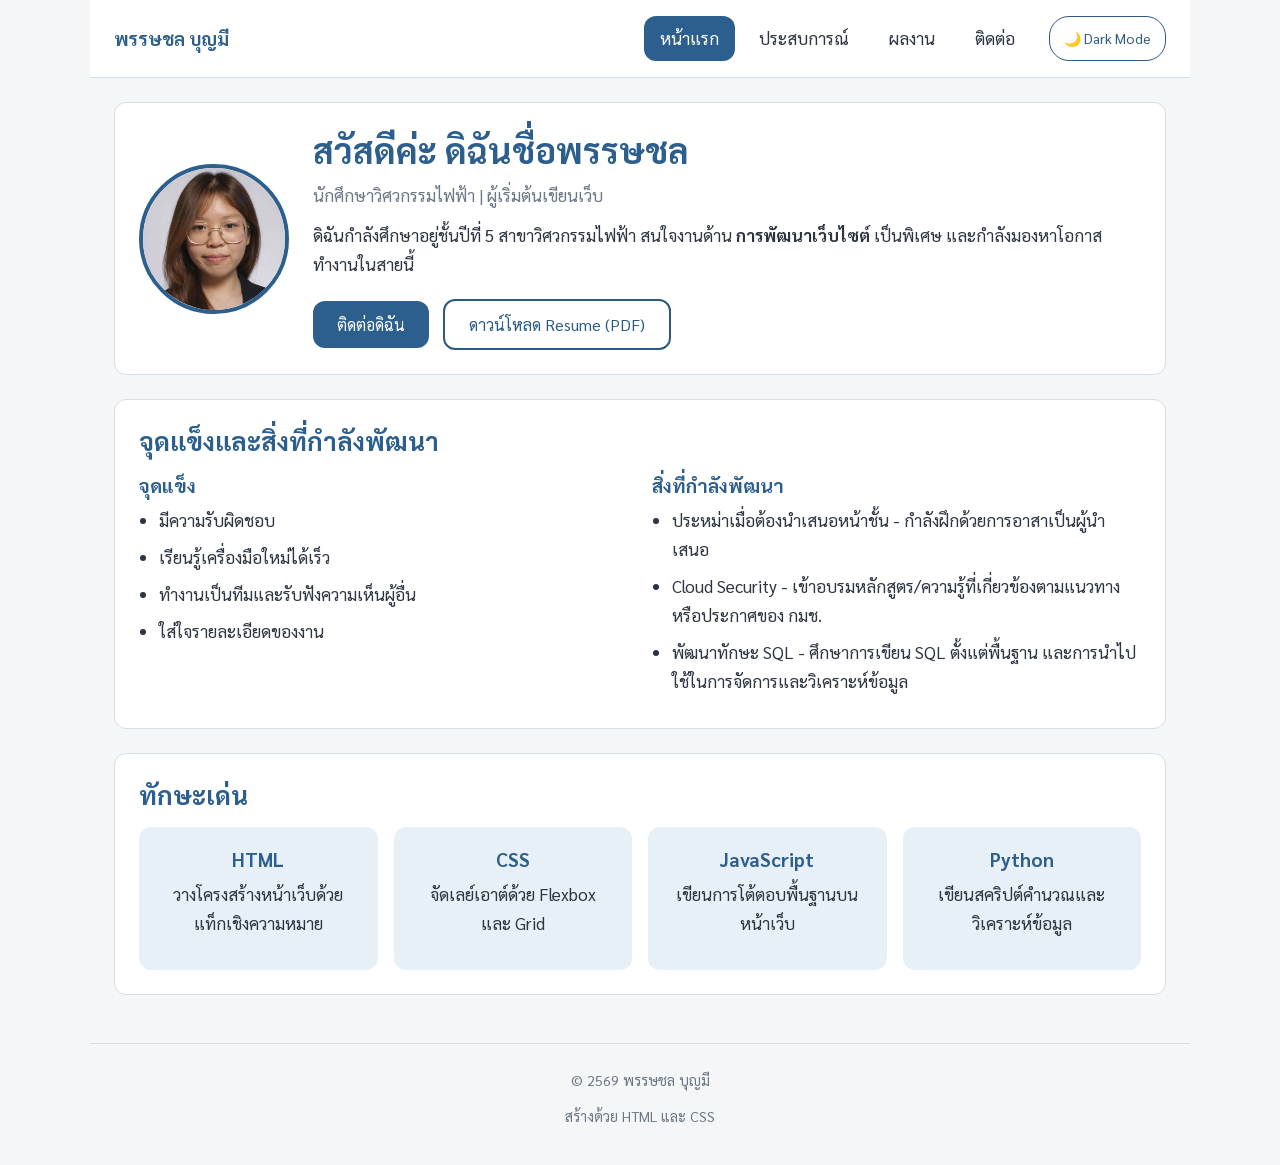
<file: index.html>
<!DOCTYPE html>
<html lang="th">
<head>
    <meta charset="UTF-8">
    <meta name="viewport" content="width=device-width, initial-scale=1.0">
    <title>หน้าแรก | Patsachon Boonmee</title>
    <link rel="preconnect" href="https://fonts.googleapis.com">
    <link href="https://fonts.googleapis.com/css2?family=Sarabun:wght@400;600;700&display=swap" rel="stylesheet">
    <link rel="stylesheet" href="style.css">
</head>
<body>
    <header class="site-header">
    <a href="index.html" class="logo">พรรษชล บุญมี</a>
    <nav class="site-nav">
        <ul>
            <li><a href="index.html" class="active">หน้าแรก</a></li>
            <li><a href="experience.html">ประสบการณ์</a></li>
            <li><a href="projects.html">ผลงาน</a></li>
            <li><a href="contact.html">ติดต่อ</a></li>
            <button id="theme-toggle" class="theme-btn">🌙 Dark Mode</button>
        </ul>
    </nav>
</header>
    <main>
        <section class="hero">
    <img src="images/profile.jpg" alt="รูปโปรไฟล์ของคุณ" class="avatar">
    <div class="hero-text">
        <h1>สวัสดีค่ะ ดิฉันชื่อพรรษชล</h1>
        <p class="tagline">นักศึกษาวิศวกรรมไฟฟ้า | ผู้เริ่มต้นเขียนเว็บ</p>
        <p>
            ดิฉันกำลังศึกษาอยู่ชั้นปีที่ 5 สาขาวิศวกรรมไฟฟ้า
            สนใจงานด้าน <strong>การพัฒนาเว็บไซต์</strong> เป็นพิเศษ
            และกำลังมองหาโอกาสทำงานในสายนี้
        </p>
        <a href="contact.html" class="btn">ติดต่อดิฉัน</a>
        <a href="resume.pdf" class="btn btn-outline" download>ดาวน์โหลด Resume (PDF)</a>
    </div>
</section>
<section class="about">
    <h2>จุดแข็งและสิ่งที่กำลังพัฒนา</h2>
    <div class="two-col">
        <div class="col">
            <h3>จุดแข็ง</h3>
            <ul>
                <li>มีความรับผิดชอบ</li>
                <li>เรียนรู้เครื่องมือใหม่ได้เร็ว</li>
                <li>ทำงานเป็นทีมและรับฟังความเห็นผู้อื่น</li>
                <li>ใส่ใจรายละเอียดของงาน</li>
            </ul>
        </div>
        <div class="col">
            <h3>สิ่งที่กำลังพัฒนา</h3>
            <ul>
                <li>ประหม่าเมื่อต้องนำเสนอหน้าชั้น - กำลังฝึกด้วยการอาสาเป็นผู้นำเสนอ</li>
                <li>Cloud Security - เข้าอบรมหลักสูตร/ความรู้ที่เกี่ยวข้องตามแนวทางหรือประกาศของ กมช.</li>
                <li>พัฒนาทักษะ SQL - ศึกษาการเขียน SQL ตั้งแต่พื้นฐาน และการนำไปใช้ในการจัดการและวิเคราะห์ข้อมูล</li>
            </ul>
        </div>
    </div>
</section>

<section class="skills">
    <h2>ทักษะเด่น</h2>
    <div class="skill-grid">
        <div class="skill-card">
            <h3>HTML</h3>
            <p>วางโครงสร้างหน้าเว็บด้วยแท็กเชิงความหมาย</p>
        </div>
        <div class="skill-card">
            <h3>CSS</h3>
            <p>จัดเลย์เอาต์ด้วย Flexbox และ Grid</p>
        </div>
        <div class="skill-card">
            <h3>JavaScript</h3>
            <p>เขียนการโต้ตอบพื้นฐานบนหน้าเว็บ</p>
        </div>
        <div class="skill-card">
            <h3>Python</h3>
            <p>เขียนสคริปต์คำนวณและวิเคราะห์ข้อมูล</p>
        </div>
    </div>
</section>
    </main>
    <footer class="site-footer">
    <p>&copy; 2569 พรรษชล บุญมี</p>
    <p>สร้างด้วย HTML และ CSS</p>
</footer>
<script>
  const toggleBtn = document.getElementById('theme-toggle');

  // เช็กค่าเดิมที่เคยเซฟไว้ในเครื่องเมื่อเปิดหน้าเว็บ
  const savedTheme = localStorage.getItem('theme');
  if (savedTheme === 'dark') {
    document.body.classList.add('dark-mode');
    if (toggleBtn) toggleBtn.textContent = '☀️ Light Mode';
  }

  // เมื่อกดปุ่ม ให้สลับโหมดและบันทึกค่าลง localStorage
  if (toggleBtn) {
    toggleBtn.addEventListener('click', () => {
      document.body.classList.toggle('dark-mode');
      
      if (document.body.classList.contains('dark-mode')) {
        localStorage.setItem('theme', 'dark');
        toggleBtn.textContent = '☀️ Light Mode';
      } else {
        localStorage.setItem('theme', 'light');
        toggleBtn.textContent = '🌙 Dark Mode';
      }
    });
  }
</script>
</body>
</html>
</file>
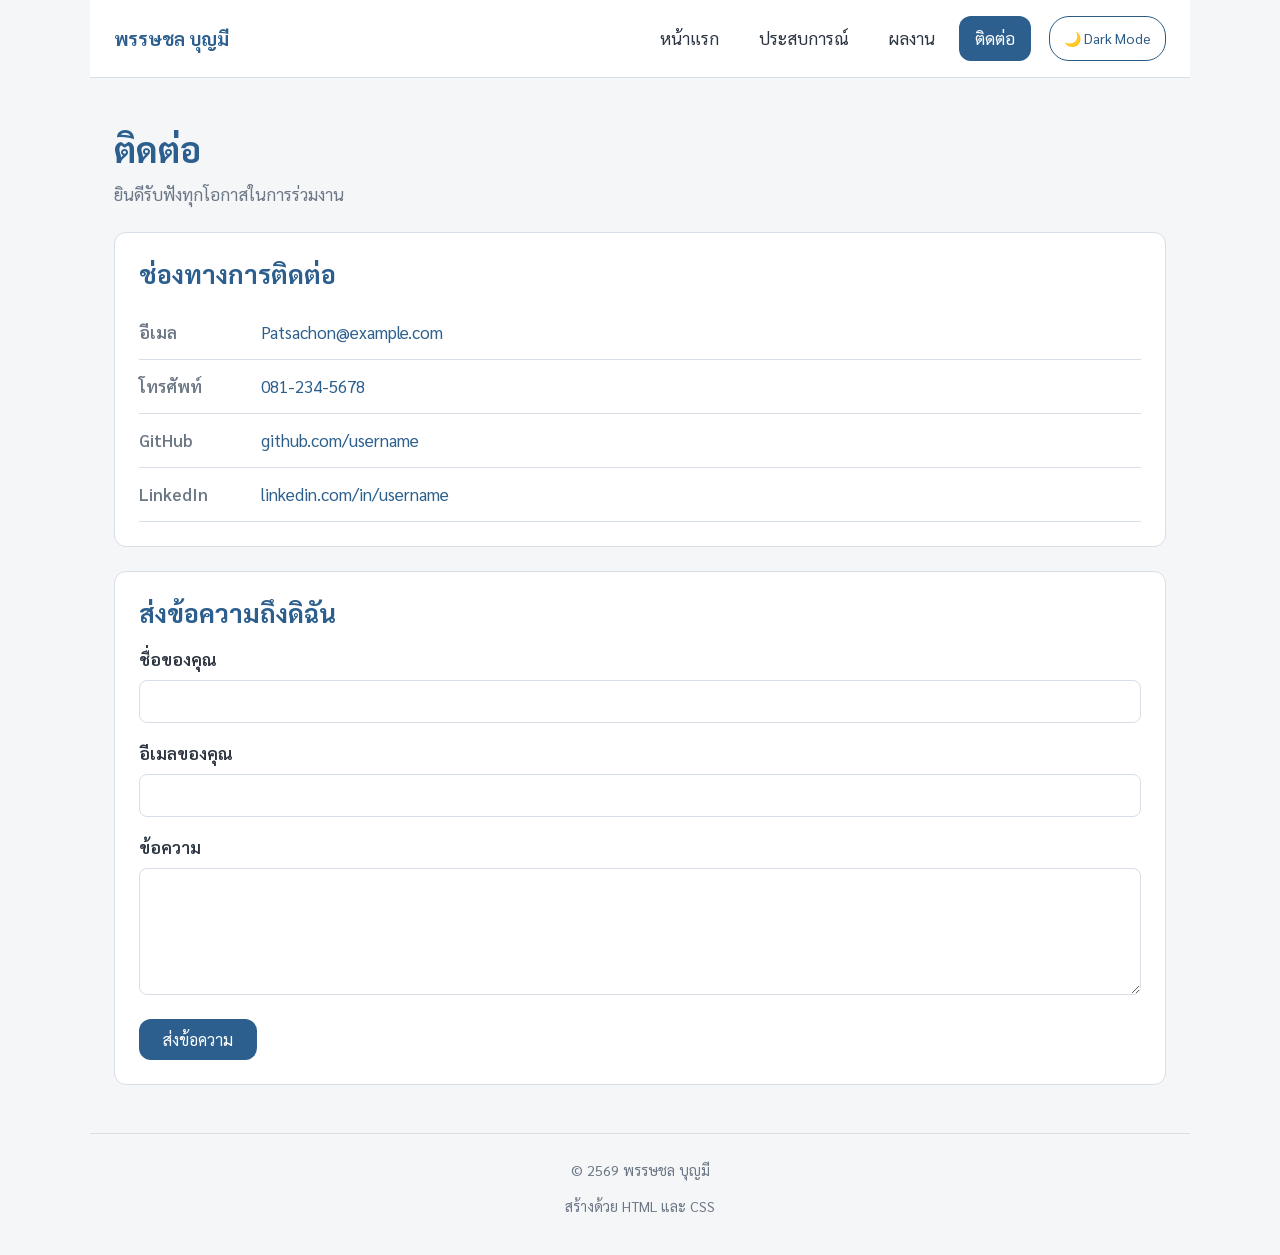
<file: contact.html>
<!DOCTYPE html>
<html lang="th">
<head>
    <meta charset="UTF-8">
    <meta name="viewport" content="width=device-width, initial-scale=1.0">
    <title>ติดต่อ | Patsachon Boonmee</title>
    <link rel="preconnect" href="https://fonts.googleapis.com">
    <link href="https://fonts.googleapis.com/css2?family=Sarabun:wght@400;600;700&display=swap" rel="stylesheet">
    <link rel="stylesheet" href="style.css">
</head>
<body>
    <header class="site-header">
    <a href="index.html" class="logo">พรรษชล บุญมี</a>
    <nav class="site-nav">
        <ul>
            <li><a href="index.html" >หน้าแรก</a></li>
            <li><a href="experience.html">ประสบการณ์</a></li>
            <li><a href="projects.html">ผลงาน</a></li>
            <li><a href="contact.html" class="active">ติดต่อ</a></li>
            <button id="theme-toggle" class="theme-btn">🌙 Dark Mode</button>
        </ul>
    </nav>
</header>
    <main>
        <section class="page-head">
    <h1>ติดต่อ</h1>
    <p class="tagline">ยินดีรับฟังทุกโอกาสในการร่วมงาน</p>
</section>

<section>
    <h2>ช่องทางการติดต่อ</h2>
    <ul class="contact-list">
        <li>
            <span class="label">อีเมล</span>
            <a href="mailto:sakrapee@example.com">Patsachon@example.com</a>
        </li>
        <li>
            <span class="label">โทรศัพท์</span>
            <a href="tel:+66812345678">081-234-5678</a>
        </li>
        <li>
            <span class="label">GitHub</span>
            <a href="https://github.com/username" target="_blank" rel="noopener">github.com/username</a>
        </li>
        <li>
            <span class="label">LinkedIn</span>
            <a href="https://linkedin.com/in/username" target="_blank" rel="noopener">linkedin.com/in/username</a>
        </li>
    </ul>
</section>

<section>
    <h2>ส่งข้อความถึงดิฉัน</h2>
    <form class="contact-form">
        <div class="field">
            <label for="name">ชื่อของคุณ</label>
            <input type="text" id="name" name="name" required>
        </div>
        <div class="field">
            <label for="email">อีเมลของคุณ</label>
            <input type="email" id="email" name="email" required>
        </div>
        <div class="field">
            <label for="message">ข้อความ</label>
            <textarea id="message" name="message" rows="5" required></textarea>
        </div>
        <button type="submit" class="btn">ส่งข้อความ</button>
    </form>
</section>
    </main>
    <footer class="site-footer">
    <p>&copy; 2569 พรรษชล บุญมี</p>
    <p>สร้างด้วย HTML และ CSS</p>
</footer>
<script>
  const toggleBtn = document.getElementById('theme-toggle');

  // เช็กค่าเดิมที่เคยเซฟไว้ในเครื่องเมื่อเปิดหน้าเว็บ
  const savedTheme = localStorage.getItem('theme');
  if (savedTheme === 'dark') {
    document.body.classList.add('dark-mode');
    if (toggleBtn) toggleBtn.textContent = '☀️ Light Mode';
  }

  // เมื่อกดปุ่ม ให้สลับโหมดและบันทึกค่าลง localStorage
  if (toggleBtn) {
    toggleBtn.addEventListener('click', () => {
      document.body.classList.toggle('dark-mode');
      
      if (document.body.classList.contains('dark-mode')) {
        localStorage.setItem('theme', 'dark');
        toggleBtn.textContent = '☀️ Light Mode';
      } else {
        localStorage.setItem('theme', 'light');
        toggleBtn.textContent = '🌙 Dark Mode';
      }
    });
  }
</script>
</body>
</html>
</file>
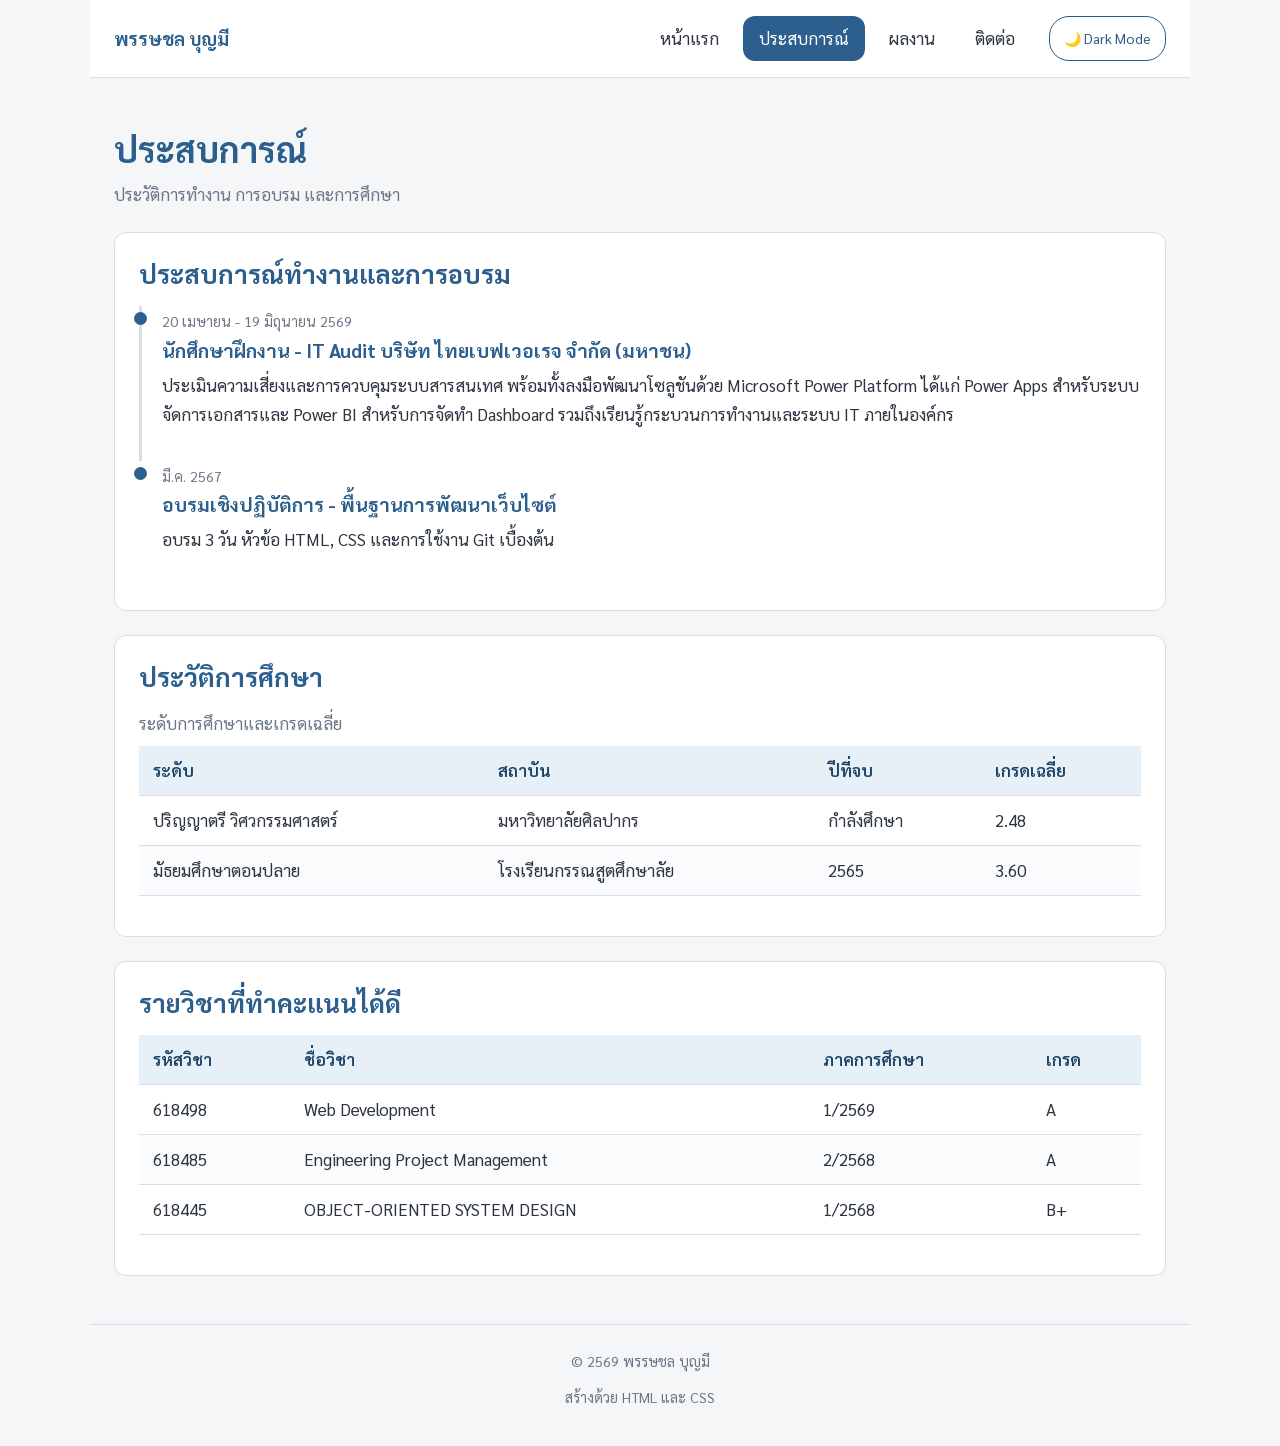
<file: experience.html>
<!DOCTYPE html>
<html lang="th">
<head>
    <meta charset="UTF-8">
    <meta name="viewport" content="width=device-width, initial-scale=1.0">
    <title>ประสบการณ์ | Patsachon Boonmee</title>
    <link rel="preconnect" href="https://fonts.googleapis.com">
    <link href="https://fonts.googleapis.com/css2?family=Sarabun:wght@400;600;700&display=swap" rel="stylesheet">
    <link rel="stylesheet" href="style.css">
</head>
<body>
    <header class="site-header">
    <a href="index.html" class="logo">พรรษชล บุญมี</a>
    <nav class="site-nav">
        <ul>
            <li><a href="index.html" >หน้าแรก</a></li>
            <li><a href="experience.html" class="active">ประสบการณ์</a></li>
            <li><a href="projects.html">ผลงาน</a></li>
            <li><a href="contact.html">ติดต่อ</a></li>
            <button id="theme-toggle" class="theme-btn">🌙 Dark Mode</button>
        </ul>
    </nav>
</header>
    <main>
        <section class="page-head">
    <h1>ประสบการณ์</h1>
    <p class="tagline">ประวัติการทำงาน การอบรม และการศึกษา</p>
</section>

<section>
    <h2>ประสบการณ์ทำงานและการอบรม</h2>
    <div class="timeline">
        <article class="timeline-item">
            <span class="period">20 เมษายน - 19 มิถุนายน 2569</span>
            <h3>นักศึกษาฝึกงาน - IT Audit บริษัท ไทยเบฟเวอเรจ จำกัด (มหาชน)</h3>
            <p>ประเมินความเสี่ยงและการควบคุมระบบสารสนเทศ พร้อมทั้งลงมือพัฒนาโซลูชันด้วย Microsoft Power Platform ได้แก่ Power Apps สำหรับระบบจัดการเอกสารและ Power BI สำหรับการจัดทำ Dashboard รวมถึงเรียนรู้กระบวนการทำงานและระบบ IT ภายในองค์กร</p>
        </article>
        <article class="timeline-item">
            <span class="period">มี.ค. 2567</span>
            <h3>อบรมเชิงปฏิบัติการ - พื้นฐานการพัฒนาเว็บไซต์</h3>
            <p>อบรม 3 วัน หัวข้อ HTML, CSS และการใช้งาน Git เบื้องต้น</p>
        </article>
    </div>
</section>

<section>
    <h2>ประวัติการศึกษา</h2>
    <table class="grade-table">
        <caption>ระดับการศึกษาและเกรดเฉลี่ย</caption>
        <thead>
            <tr>
                <th>ระดับ</th>
                <th>สถาบัน</th>
                <th>ปีที่จบ</th>
                <th>เกรดเฉลี่ย</th>
            </tr>
        </thead>
        <tbody>
            <tr>
                <td>ปริญญาตรี วิศวกรรมศาสตร์</td>
                <td>มหาวิทยาลัยศิลปากร</td>
                <td>กำลังศึกษา</td>
                <td>2.48</td>
            </tr>
            <tr>
                <td>มัธยมศึกษาตอนปลาย</td>
                <td>โรงเรียนกรรณสูตศึกษาลัย</td>
                <td>2565</td>
                <td>3.60</td>
            </tr>
        </tbody>
    </table>
</section>

<section>
    <h2>รายวิชาที่ทำคะแนนได้ดี</h2>
    <table class="grade-table">
        <thead>
            <tr>
                <th>รหัสวิชา</th>
                <th>ชื่อวิชา</th>
                <th>ภาคการศึกษา</th>
                <th>เกรด</th>
            </tr>
        </thead>
        <tbody>
            <tr><td>618498</td><td>Web Development</td><td>1/2569</td><td>A</td></tr>
            <tr><td>618485</td><td>Engineering Project Management</td><td>2/2568</td><td>A</td></tr>
            <tr><td>618445</td><td>OBJECT-ORIENTED SYSTEM DESIGN</td><td>1/2568</td><td>B+</td></tr>
        </tbody>
    </table>
</section>
    </main>
    <footer class="site-footer">
    <p>&copy; 2569 พรรษชล บุญมี</p>
    <p>สร้างด้วย HTML และ CSS</p>
</footer>
<script>
  const toggleBtn = document.getElementById('theme-toggle');

  // เช็กค่าเดิมที่เคยเซฟไว้ในเครื่องเมื่อเปิดหน้าเว็บ
  const savedTheme = localStorage.getItem('theme');
  if (savedTheme === 'dark') {
    document.body.classList.add('dark-mode');
    if (toggleBtn) toggleBtn.textContent = '☀️ Light Mode';
  }

  // เมื่อกดปุ่ม ให้สลับโหมดและบันทึกค่าลง localStorage
  if (toggleBtn) {
    toggleBtn.addEventListener('click', () => {
      document.body.classList.toggle('dark-mode');
      
      if (document.body.classList.contains('dark-mode')) {
        localStorage.setItem('theme', 'dark');
        toggleBtn.textContent = '☀️ Light Mode';
      } else {
        localStorage.setItem('theme', 'light');
        toggleBtn.textContent = '🌙 Dark Mode';
      }
    });
  }
</script>
</body>
</html>
</file>
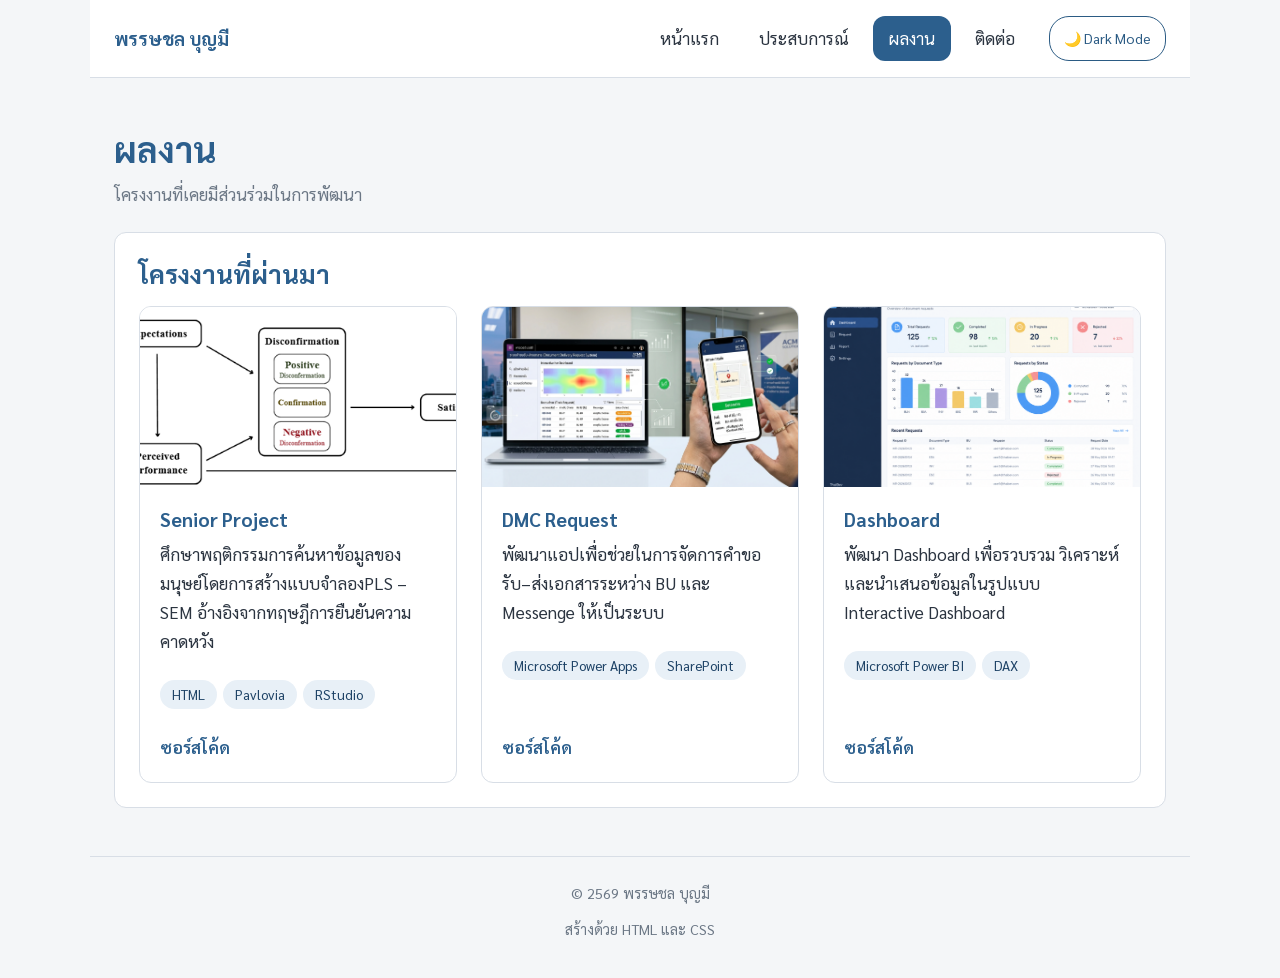
<file: projects.html>
<!DOCTYPE html>
<html lang="th">
<head>
    <meta charset="UTF-8">
    <meta name="viewport" content="width=device-width, initial-scale=1.0">
    <title>ผลงาน | Patsachon Boonmee</title>
    <link rel="preconnect" href="https://fonts.googleapis.com">
    <link href="https://fonts.googleapis.com/css2?family=Sarabun:wght@400;600;700&display=swap" rel="stylesheet">
    <link rel="stylesheet" href="style.css">
</head>
<body>
    <header class="site-header">
    <a href="index.html" class="logo">พรรษชล บุญมี</a>
    <nav class="site-nav">
        <ul>
            <li><a href="index.html" >หน้าแรก</a></li>
            <li><a href="experience.html">ประสบการณ์</a></li>
            <li><a href="projects.html" class="active">ผลงาน</a></li>
            <li><a href="contact.html">ติดต่อ</a></li>
            <button id="theme-toggle" class="theme-btn">🌙 Dark Mode</button>
        </ul>
    </nav>
</header>
    <main>
        <section class="page-head">
    <h1>ผลงาน</h1>
    <p class="tagline">โครงงานที่เคยมีส่วนร่วมในการพัฒนา</p>
</section>

<section>
    <h2>โครงงานที่ผ่านมา</h2>
    <div class="project-grid">
        <article class="project-card">
            <img src="images/disconfirmation-model.jpg" alt="แผนภูมิทฤษฎีการยืนยันความคาดหวัง">
            <div class="project-body">
                <h3>Senior Project</h3>
                <p>ศึกษาพฤติกรรมการค้นหาข้อมูลของมนุษย์โดยการสร้างแบบจำลองPLS – SEM อ้างอิงจากทฤษฎีการยืนยันความคาดหวัง</p>
                <ul class="tech-list">
                    <li>HTML</li>
                    <li>Pavlovia</li>
                    <li>RStudio</li>
                </ul>
                <div class="project-links">
                    <a href="https://github.com/username/repair-system" target="_blank" rel="noopener">ซอร์สโค้ด</a>
                </div>
            </div>
        </article>

        <article class="project-card">
            <img src="images/powerapp.jpg" alt="ภาพหน้าpowerapp">
            <div class="project-body">
                <h3>DMC Request</h3>
                <p>พัฒนาแอปเพื่อช่วยในการจัดการคำขอรับ–ส่งเอกสารระหว่าง BU และ Messenge ให้เป็นระบบ</p>
                <ul class="tech-list">
                    <li>Microsoft Power Apps</li>
                    <li>SharePoint</li>
                </ul>
                <div class="project-links">
                    <a href="https://github.com/username/ee-calculator" target="_blank" rel="noopener">ซอร์สโค้ด</a>
                </div>
            </div>
        </article>

        <article class="project-card">
            <img src="images/Dashboard.jpg" alt="ภาพหน้าDashboard">
            <div class="project-body">
                <h3>Dashboard</h3>
                <p>พัฒนา Dashboard เพื่อรวบรวม วิเคราะห์ และนำเสนอข้อมูลในรูปแบบ Interactive Dashboard</p>
                <ul class="tech-list">
                    <li>Microsoft Power BI</li>
                    <li>DAX</li>
                </ul>
                <div class="project-links">
                    <a href="https://github.com/username/sensor-analysis" target="_blank" rel="noopener">ซอร์สโค้ด</a>
                </div>
            </div>
        </article>
    </div>
</section>
    </main>
    <footer class="site-footer">
    <p>&copy; 2569 พรรษชล บุญมี</p>
    <p>สร้างด้วย HTML และ CSS</p>
</footer>
<script>
  const toggleBtn = document.getElementById('theme-toggle');

  // เช็กค่าเดิมที่เคยเซฟไว้ในเครื่องเมื่อเปิดหน้าเว็บ
  const savedTheme = localStorage.getItem('theme');
  if (savedTheme === 'dark') {
    document.body.classList.add('dark-mode');
    if (toggleBtn) toggleBtn.textContent = '☀️ Light Mode';
  }

  // เมื่อกดปุ่ม ให้สลับโหมดและบันทึกค่าลง localStorage
  if (toggleBtn) {
    toggleBtn.addEventListener('click', () => {
      document.body.classList.toggle('dark-mode');
      
      if (document.body.classList.contains('dark-mode')) {
        localStorage.setItem('theme', 'dark');
        toggleBtn.textContent = '☀️ Light Mode';
      } else {
        localStorage.setItem('theme', 'light');
        toggleBtn.textContent = '🌙 Dark Mode';
      }
    });
  }
</script>
</body>
</html>
</file>
<file: style.css>
/* 1. รีเซ็ตค่าเริ่มต้นของเบราว์เซอร์ */
* {
    margin: 0;
    padding: 0;
    box-sizing: border-box;
}

/* 2. ตัวแปรสีและระยะห่างของทั้งเว็บ */
:root {
    --brand: #2c5f8d;
    --brand-dark: #1d4266;
    --brand-light: #e8f0f7;
    --text: #2b3440;
    --text-muted: #6b7785;
    --bg: #f4f6f8;
    --surface: #ffffff;
    --border: #d8dee6;
    --gap: 24px;
    --radius: 12px;
    --max-width: 1100px;
}

/* 3. ตัวอักษรและพื้นหลังของทั้งเว็บ */
body {
    font-family: "Sarabun", "Segoe UI", Tahoma, sans-serif;
    font-size: 17px;
    line-height: 1.7;
    color: var(--text);
    background-color: var(--bg);
}

h1, h2, h3 {
    line-height: 1.3;
    color: var(--brand);
}

h1 { font-size: 2.2rem; margin-bottom: 8px; }
h2 { font-size: 1.6rem; margin-bottom: 16px; }
h3 { font-size: 1.2rem; margin-bottom: 8px; }
p { margin-bottom: 12px; }

a {
    color: var(--brand);
    text-decoration: none;
}

a:hover {
    text-decoration: underline;
}

.tagline {
    color: var(--text-muted);
    font-size: 1.05rem;
}
/* 4. แถบเมนูด้านบน */
.site-header {
    display: flex;
    justify-content: space-between;
    align-items: center;
    flex-wrap: wrap;
    gap: 16px;
    max-width: var(--max-width);
    margin: 0 auto;
    padding: 16px 24px;
    background-color: var(--surface);
    border-bottom: 1px solid var(--border);
}

.logo {
    font-size: 1.15rem;
    font-weight: 700;
    color: var(--brand);
}

.site-nav ul {
    display: flex;
    list-style: none;
    gap: 8px;
    flex-wrap: wrap;
}

.site-nav a {
    display: block;
    padding: 8px 16px;
    border-radius: var(--radius);
    color: var(--text);
    transition: background-color 0.2s, color 0.2s;
}

.site-nav a:hover {
    background-color: var(--brand-light);
    text-decoration: none;
}

.site-nav a.active {
    background-color: var(--brand);
    color: #ffffff;
}
/* 5. โครงหลักของเนื้อหา */
main {
    max-width: var(--max-width);
    margin: 0 auto;
    padding: var(--gap) 24px;
}

section {
    background-color: var(--surface);
    border: 1px solid var(--border);
    border-radius: var(--radius);
    padding: var(--gap);
    margin-bottom: var(--gap);
}

.page-head {
    background-color: transparent;
    border: none;
    padding-left: 0;
    padding-bottom: 0;
}

/* 6. ปุ่ม */
.btn {
    display: inline-block;
    padding: 10px 24px;
    margin-top: 8px;
    background-color: var(--brand);
    color: #ffffff;
    border: none;
    border-radius: var(--radius);
    font-size: 1rem;
    font-family: inherit;
    cursor: pointer;
    transition: background-color 0.2s;
}

.btn:hover {
    background-color: var(--brand-dark);
    text-decoration: none;
}

/* 7. ท้ายเว็บ */
.site-footer {
    max-width: var(--max-width);
    margin: 0 auto;
    padding: var(--gap) 24px;
    text-align: center;
    color: var(--text-muted);
    font-size: 0.9rem;
    border-top: 1px solid var(--border);
}

/* 8. ส่วนแนะนำตัวหน้าแรก */
.hero {
    display: flex;
    align-items: center;
    gap: var(--gap);
    flex-wrap: wrap;
}

.avatar {
    width: 150px;
    height: 150px;
    object-fit: cover;
    object-position: center 20%;
    border-radius: 50%;
    border: 4px solid var(--brand);
}

.hero-text {
    flex: 1;
    min-width: 260px;
}

/* 9. สองคอลัมน์: จุดแข็ง / สิ่งที่กำลังพัฒนา */
.two-col {
    display: flex;
    gap: var(--gap);
    flex-wrap: wrap;
}

.two-col .col {
    flex: 1;
    min-width: 280px;
}

.two-col ul {
    padding-left: 20px;
}

.two-col li {
    margin-bottom: 8px;
}

/* 10. ตารางการ์ดทักษะ */
.skill-grid {
    display: grid;
    grid-template-columns: repeat(auto-fit, minmax(200px, 1fr));
    gap: 16px;
}

.skill-card {
    padding: 20px;
    background-color: var(--brand-light);
    border-radius: var(--radius);
    text-align: center;
    transition: transform 0.2s;
}

.skill-card:hover {
    transform: translateY(-4px);
}

/* 11. ตารางการ์ดผลงาน */
.project-grid {
    display: grid;
    grid-template-columns: repeat(auto-fit, minmax(280px, 1fr));
    gap: var(--gap);
}

.project-card {
    display: flex;
    flex-direction: column;
    overflow: hidden;
    background-color: var(--surface);
    border: 1px solid var(--border);
    border-radius: var(--radius);
    transition: box-shadow 0.2s;
}

.project-card:hover {
    box-shadow: 0 6px 20px rgba(0, 0, 0, 0.1);
}

.project-card img {
    width: 100%;
    height: 180px;
    object-fit: cover;
}

.project-body {
    padding: 20px;
    display: flex;
    flex-direction: column;
    flex: 1;
}

.tech-list {
    display: flex;
    flex-wrap: wrap;
    gap: 6px;
    list-style: none;
    margin: 12px 0;
}

.tech-list li {
    padding: 3px 12px;
    background-color: var(--brand-light);
    color: var(--brand-dark);
    border-radius: 999px;
    font-size: 0.85rem;
}

.project-links {
    display: flex;
    gap: 12px;
    margin-top: auto;
    padding-top: 12px;
}

.project-links a {
    font-weight: 600;
}

/* 12. ตารางเกรด */
.grade-table {
    width: 100%;
    border-collapse: collapse;
    margin-bottom: 16px;
}

.grade-table caption {
    text-align: left;
    color: var(--text-muted);
    padding-bottom: 8px;
}

.grade-table th,
.grade-table td {
    padding: 10px 14px;
    border-bottom: 1px solid var(--border);
    text-align: left;
}

.grade-table th {
    background-color: var(--brand-light);
    color: var(--brand-dark);
    font-weight: 600;
}

.grade-table tbody tr:nth-child(even) {
    background-color: #fafbfc;
}

.grade-table tbody tr:hover {
    background-color: var(--brand-light);
}

/* 13. ไทม์ไลน์ประสบการณ์ */
.timeline-item {
    padding: 0 0 20px 20px;
    border-left: 3px solid var(--border);
    position: relative;
}

.timeline-item:last-child {
    border-left-color: transparent;
}

.timeline-item::before {
    content: "";
    position: absolute;
    left: -8px;
    top: 6px;
    width: 13px;
    height: 13px;
    background-color: var(--brand);
    border-radius: 50%;
}

.period {
    display: inline-block;
    color: var(--text-muted);
    font-size: 0.9rem;
    margin-bottom: 4px;
}

/* 14. หน้าติดต่อ */
.contact-list {
    list-style: none;
}

.contact-list li {
    display: flex;
    gap: 12px;
    flex-wrap: wrap;
    padding: 12px 0;
    border-bottom: 1px solid var(--border);
}

.contact-list .label {
    min-width: 110px;
    font-weight: 600;
    color: var(--text-muted);
}

.contact-form .field {
    display: flex;
    flex-direction: column;
    margin-bottom: 16px;
}

.contact-form label {
    margin-bottom: 6px;
    font-weight: 600;
}

.contact-form input,
.contact-form textarea {
    padding: 10px 12px;
    border: 1px solid var(--border);
    border-radius: 8px;
    font-family: inherit;
    font-size: 1rem;
}

.contact-form input:focus,
.contact-form textarea:focus {
    outline: none;
    border-color: var(--brand);
    box-shadow: 0 0 3px var(--brand-light);
}
/* 15. จอแท็บเล็ตและมือถือ (แคบกว่า 768px) */
@media (max-width: 768px) {
    body { font-size: 16px; }

    .site-header {
        flex-direction: column;
        text-align: center;
    }

    .site-nav ul { justify-content: center; }

    .hero {
        flex-direction: column;
        text-align: center;
    }

    h1 { font-size: 1.7rem; }
    h2 { font-size: 1.35rem; }

    main { padding: 16px; }
    section { padding: 18px; }
}

/* 16. จอมือถือขนาดเล็ก (แคบกว่า 480px) */
@media (max-width: 480px) {
    .avatar {
        width: 140px;
        height: 140px;
    }

    .grade-table {
        display: block;
        overflow-x: auto;
        white-space: nowrap;
    }

    .btn {
        display: block;
        text-align: center;
    }
}

/* 17. สไตล์สำหรับสั่งพิมพ์ */
@media print {
    .site-header,
    .site-footer,
    .btn {
        display: none;
    }

    section {
        border: none;
        page-break-inside: avoid;
    }
}
/* ตกแต่งปุ่มขอบโปร่งใสสำหรับดาวน์โหลด Resume */
.btn-outline {
  background-color: transparent;
  color: #2b5b84; /* สีตัวอักษร ให้ใช้สีเดียวกับปุ่มหลักของคุณ */
  border: 2px solid #2b5b84; /* สีเส้นขอบ */
  margin-left: 10px; /* ระยะห่างจากปุ่มติดต่อดิฉัน */
  transition: all 0.3s ease;
}

.btn-outline:hover {
  background-color: #2b5b84;
  color: #ffffff;
}
/* สไตล์สำหรับ Dark Mode */
body.dark-mode {
  background-color: #121212;
  color: #e0e0e0;
}

body.dark-mode .hero, 
body.dark-mode .about,
body.dark-mode header {
  background-color: #1e1e1e;
  color: #ffffff;
}

body.dark-mode a {
  color: #8ab4f8;
}

/* สไตล์ปุ่มกดสลับโหมด */
.theme-btn {
  background-color: transparent;
  border: 1px solid #2b5b84;
  color: #2b5b84;
  padding: 6px 14px;
  border-radius: 20px;
  cursor: pointer;
  font-size: 14px;
  font-family: inherit;
  transition: all 0.3s ease;
  margin-left: 10px;
}

.theme-btn:hover {
  background-color: #2b5b84;
  color: #ffffff;
}
/* เมื่อเปิด Dark Mode */
body.dark-mode {
  background-color: #121212 !important;
  color: #e0e0e0 !important;
}

/* เปลี่ยนสีกล่องข้อความ การ์ด และ Header */
body.dark-mode header,
body.dark-mode .hero,
body.dark-mode .about,
body.dark-mode div[class*="col"],
body.dark-mode section {
  background-color: #1e1e1e !important;
  color: #ffffff !important;
  box-shadow: 0 4px 10px rgba(0,0,0,0.5);
}

body.dark-mode h1, 
body.dark-mode h2, 
body.dark-mode h3, 
body.dark-mode strong {
  color: #90caf9 !important;
}

body.dark-mode .theme-btn {
  border-color: #90caf9;
  color: #90caf9;
}
/* แก้ไขสีการ์ด กล่องทักษะ โครงงาน และตารางใน Dark Mode */
body.dark-mode .skill-card,
body.dark-mode .project-card,
body.dark-mode .card,
body.dark-mode table,
body.dark-mode tr,
body.dark-mode td,
body.dark-mode th {
  background-color: #242b35 !important;
  color: #ffffff !important;
  border-color: #374151 !important;
}

/* ปรับสีตัวอักษรภายในให้สว่างชัดเจน */
body.dark-mode .skill-card *,
body.dark-mode .project-card *,
body.dark-mode table * {
  color: #ffffff !important;
}

/* ปรับสีหัวข้อและข้อความย่อยในการ์ด */
body.dark-mode .skill-card h3,
body.dark-mode .project-card h3,
body.dark-mode .skill-card p,
body.dark-mode .project-card p {
  color: #90caf9 !important;
}

/* ปรับสีแถบสลับตาราง (ถ้ามี) */
body.dark-mode tr:nth-child(even) {
  background-color: #1a202c !important;
}
</file>
